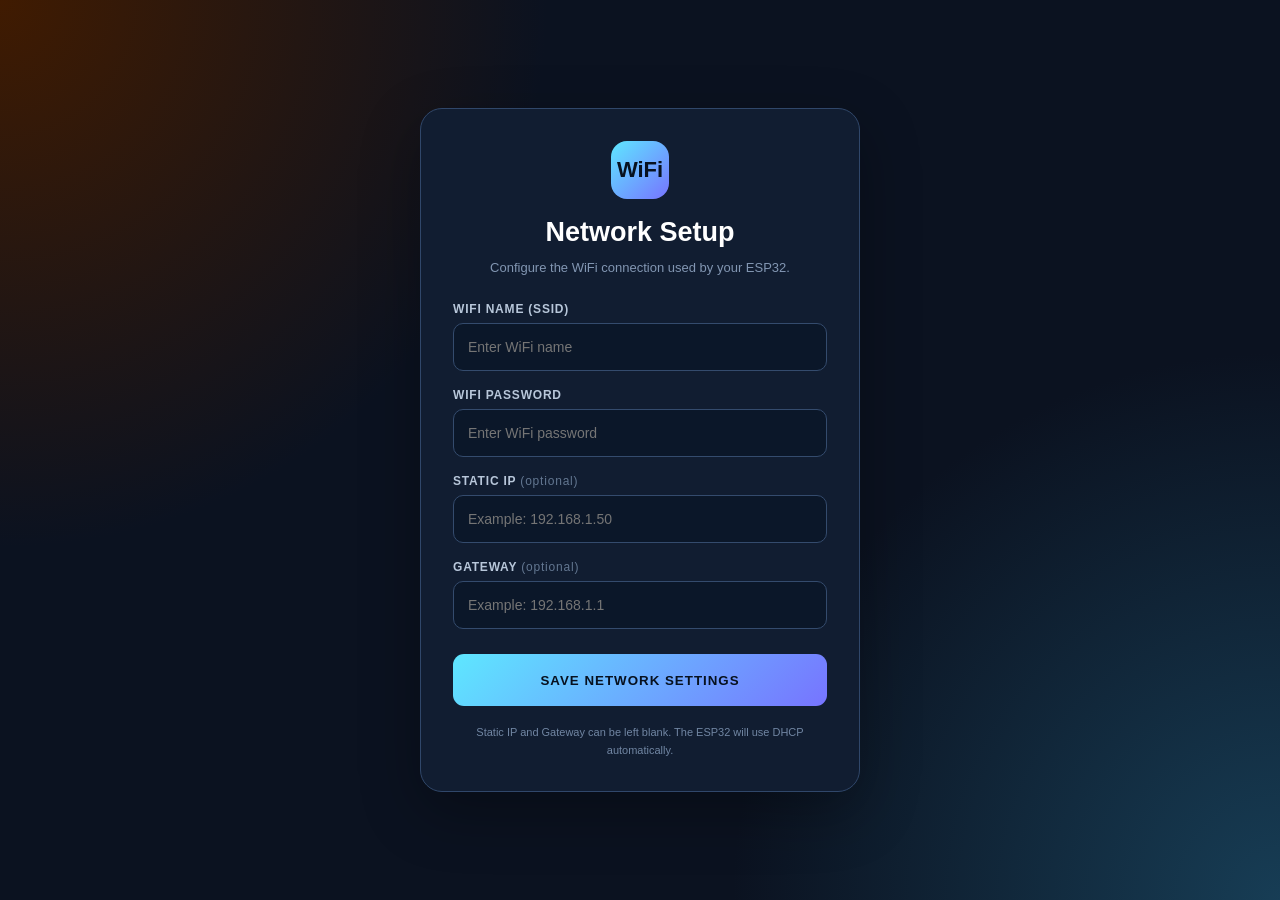
<file: wifimanager.html>
<!DOCTYPE html>

<html lang="en">

<head>

<meta charset="UTF-8">

<meta
    name="viewport"
    content="width=device-width, initial-scale=1.0"
>

<title>ESP32 Network Setup</title>


<style>

* {

    box-sizing: border-box;

}


body {

    margin: 0;

    min-height: 100vh;

    display: flex;

    justify-content: center;

    align-items: center;

    padding: 20px;

    font-family:
        Arial,
        Helvetica,
        sans-serif;

    background:
        radial-gradient(
            circle at top left,
            #401b01,
            transparent 35%
        ),
        radial-gradient(
            circle at bottom right,
            #173d55,
            transparent 35%
        ),
        #0b1220;

    color: #eaf2ff;

}


.card {

    width: 100%;

    max-width: 440px;

    padding: 32px;

    border-radius: 22px;

    background: #111d31;

    border:
        1px solid #30476a;

    box-shadow:
        0 20px 60px
        rgba(0,0,0,.3);

}


.icon {

    width: 58px;

    height: 58px;

    margin:
        0 auto 18px;

    display: flex;

    justify-content: center;

    align-items: center;

    border-radius: 16px;

    background:
        linear-gradient(
            135deg,
            #5ee7ff,
            #7774ff
        );

    color: #07111f;

    font-size: 22px;

    font-weight: bold;

}


h1 {

    text-align: center;

    margin: 0;

    color: white;

    font-size: 27px;

}


.subtitle {

    text-align: center;

    color: #8296b2;

    font-size: 13px;

    line-height: 1.5;

    margin:
        10px 0 25px;

}


label {

    display: block;

    margin:
        17px 0 7px;

    color: #b8c7da;

    font-size: 12px;

    font-weight: bold;

    letter-spacing: .8px;

}


input {

    width: 100%;

    height: 48px;

    padding:
        0 14px;

    border:
        1px solid #344b6d;

    border-radius: 10px;

    background: #0b1729;

    color: white;

    outline: none;

    font-size: 14px;

}


input:focus {

    border-color:
        #5ee7ff;

    box-shadow:
        0 0 0 3px
        rgba(94,231,255,.08);

}


button {

    width: 100%;

    height: 52px;

    margin-top: 25px;

    border: none;

    border-radius: 11px;

    background:
        linear-gradient(
            135deg,
            #5ee7ff,
            #7774ff
        );

    color: #07111f;

    font-weight: bold;

    letter-spacing: 1px;

    cursor: pointer;

}


button:hover {

    opacity: .9;

}


.note {

    margin-top: 18px;

    text-align: center;

    color: #7186a3;

    font-size: 11px;

    line-height: 1.6;

}


.optional {

    color: #637791;

    font-weight: normal;

}


</style>

</head>


<body>


<div class="card">


    <div class="icon">

        WiFi

    </div>


    <h1>

        Network Setup

    </h1>


    <p class="subtitle">

        Configure the WiFi connection
        used by your ESP32.

    </p>


    <form
        method="POST"
        action="/"
    >


        <label for="ssid">

            WIFI NAME (SSID)

        </label>


        <input
            type="text"
            id="ssid"
            name="ssid"
            placeholder="Enter WiFi name"
            required
        >


        <label for="pass">

            WIFI PASSWORD

        </label>


        <input
            type="password"
            id="pass"
            name="pass"
            placeholder="Enter WiFi password"
            required
        >


        <label for="ip">

            STATIC IP

            <span class="optional">
                (optional)
            </span>

        </label>


        <input
            type="text"
            id="ip"
            name="ip"
            placeholder="Example: 192.168.1.50"
        >


        <label for="gateway">

            GATEWAY

            <span class="optional">
                (optional)
            </span>

        </label>


        <input
            type="text"
            id="gateway"
            name="gateway"
            placeholder="Example: 192.168.1.1"
        >


        <button type="submit">

            SAVE NETWORK SETTINGS

        </button>


    </form>


    <div class="note">

        Static IP and Gateway can be left blank.
        The ESP32 will use DHCP automatically.

    </div>


</div>


</body>

</html>
</file>
